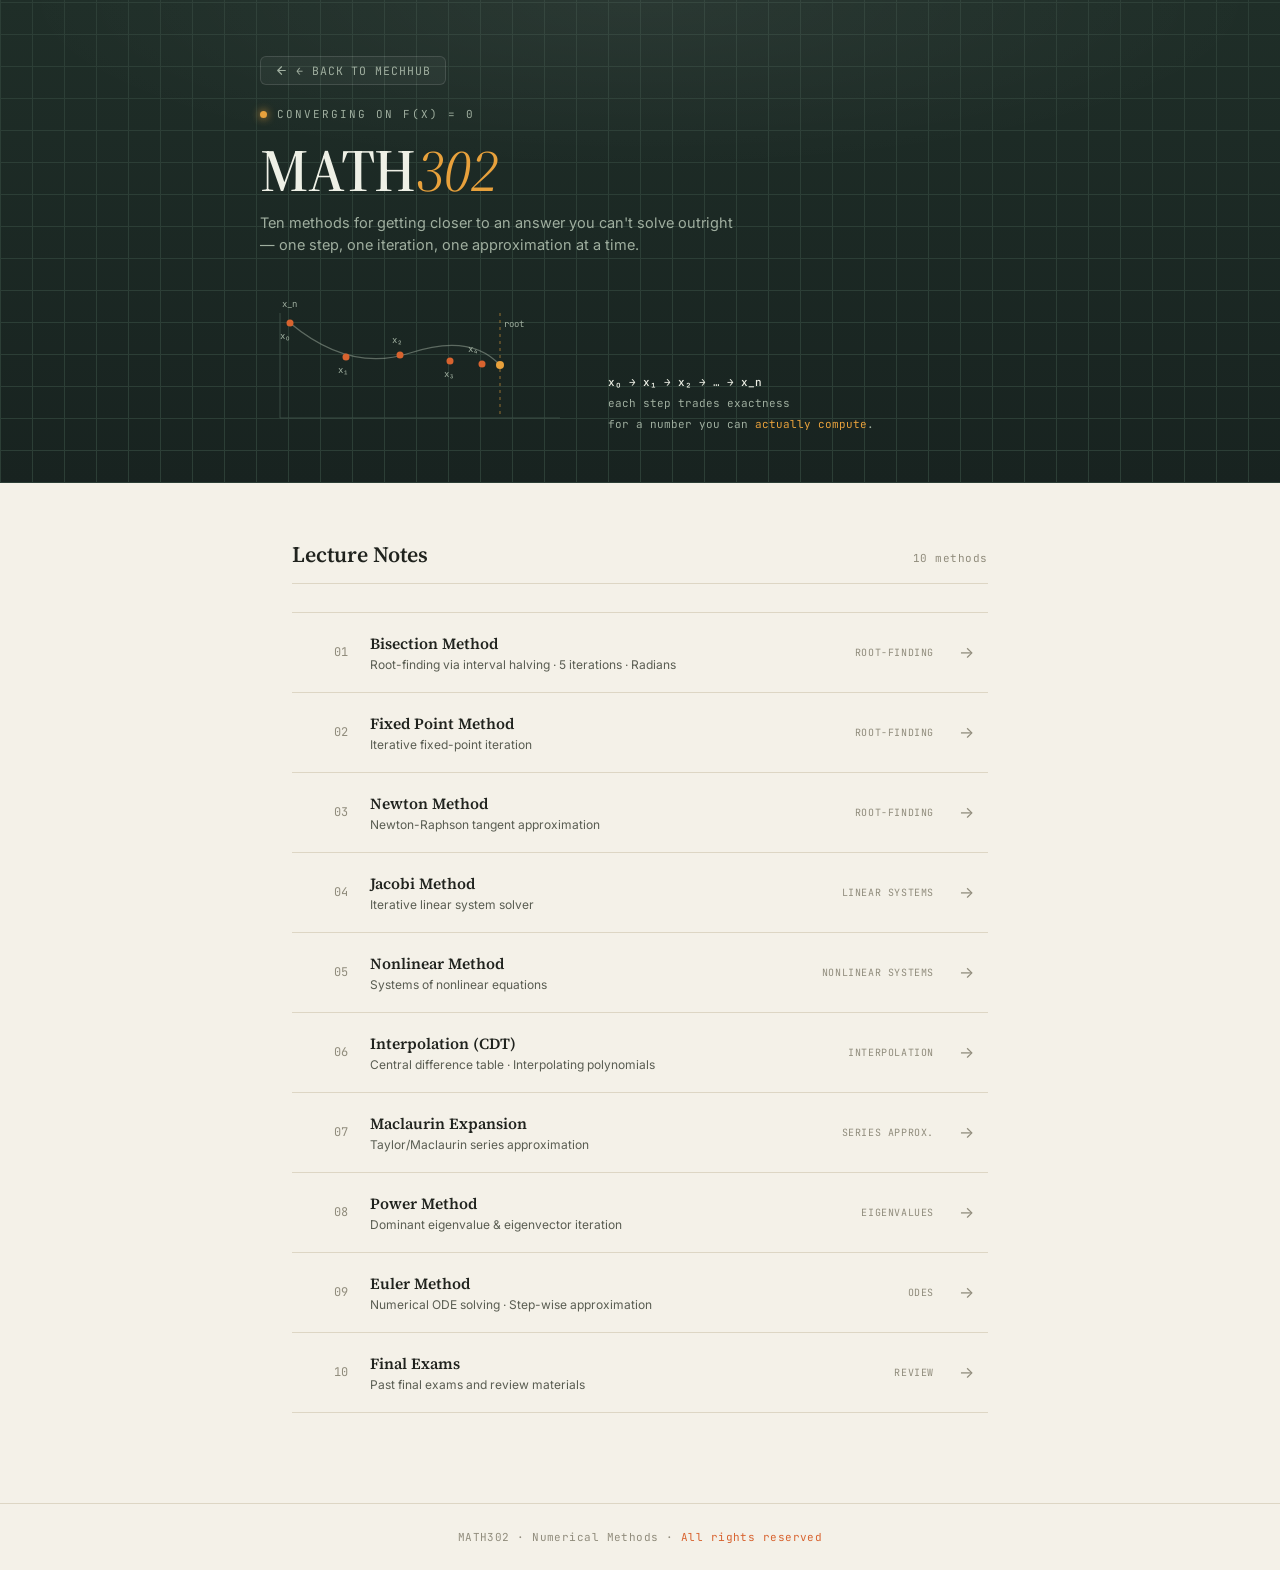
<file: index.html>
<!DOCTYPE html>
<html lang="en">
<head>
<meta charset="UTF-8" />
<meta name="viewport" content="width=device-width, initial-scale=1.0" />
<title>MATH302 — Numerical Methods</title>
<link href="https://fonts.googleapis.com/css2?family=Source+Serif+4:ital,opsz,wght@0,8..60,400;0,8..60,600;1,8..60,400&family=JetBrains+Mono:wght@400;500;600&family=Inter:wght@400;500;600&display=swap" rel="stylesheet" />
<style>
  *, *::before, *::after { box-sizing: border-box; margin: 0; padding: 0; }

  :root {
    --board:      #1f2e28;
    --board-deep: #182320;
    --grid:       #2c3e36;
    --chalk:      #eef0e6;
    --chalk-dim:  #9fae9f;
    --paper:      #f4f1e8;
    --paper-line: #ddd6c4;
    --ink:        #20231e;
    --ink-soft:   #5a5d52;
    --ink-dim:    #908c7c;
    --mark:       #d8632f;
    --mark-soft:  #f3e3d6;
    --true-val:   #e8a13c;
  }

  html { scroll-behavior: smooth; }

  body {
    font-family: 'Inter', sans-serif;
    background: var(--paper);
    color: var(--ink);
    min-height: 100vh;
  }

  /* ───────── Hero: the convergence board ───────── */
  .board {
    background:
      linear-gradient(var(--board) 0%, var(--board-deep) 100%);
    background-image:
      repeating-linear-gradient(0deg, var(--grid) 0 1px, transparent 1px 32px),
      repeating-linear-gradient(90deg, var(--grid) 0 1px, transparent 1px 32px),
      linear-gradient(var(--board) 0%, var(--board-deep) 100%);
    color: var(--chalk);
    padding: 56px 32px 40px;
    position: relative;
    overflow: hidden;
  }

  .board::after {
    content: '';
    position: absolute;
    inset: 0;
    background: radial-gradient(ellipse 70% 50% at 50% 0%, rgba(255,255,255,0.05), transparent 70%);
    pointer-events: none;
  }

  .board-inner {
    max-width: 760px;
    margin: 0 auto;
    position: relative;
    z-index: 1;
  }

  .eyebrow {
    font-family: 'JetBrains Mono', monospace;
    font-size: 11px;
    letter-spacing: 0.18em;
    text-transform: uppercase;
    color: var(--chalk-dim);
    display: flex;
    align-items: center;
    gap: 10px;
  }

  .eyebrow::before {
    content: '';
    width: 7px;
    height: 7px;
    border-radius: 50%;
    background: var(--true-val);
    box-shadow: 0 0 8px var(--true-val);
  }

  h1 {
    font-family: 'Source Serif 4', serif;
    font-weight: 600;
    font-size: clamp(40px, 7vw, 60px);
    line-height: 1.05;
    margin-top: 18px;
    letter-spacing: -0.01em;
  }

  h1 .num { color: var(--true-val); font-style: italic; font-weight: 400; }

  .subtitle {
    margin-top: 10px;
    font-size: 14.5px;
    color: var(--chalk-dim);
    max-width: 480px;
    line-height: 1.55;
  }

  /* ── Convergence plot (signature element) ── */
  .plot-wrap {
    margin-top: 36px;
    display: flex;
    align-items: flex-end;
    gap: 28px;
    flex-wrap: wrap;
  }

  .plot-svg { flex-shrink: 0; }

  .plot-caption {
    font-family: 'JetBrains Mono', monospace;
    font-size: 11px;
    color: var(--chalk-dim);
    line-height: 1.9;
    padding-bottom: 8px;
  }

  .plot-caption b { color: var(--chalk); font-weight: 500; }
  .plot-caption .tag-root { color: var(--true-val); }

  .axis-label { font-family: 'JetBrains Mono', monospace; font-size: 9px; fill: var(--chalk-dim); }
  .true-line { stroke: var(--true-val); stroke-width: 1; stroke-dasharray: 3 4; opacity: 0.6; }
  .approach-line { stroke: var(--chalk-dim); stroke-width: 1.3; fill: none; opacity: 0.5; }
  .iter-dot {
    fill: var(--mark);
    opacity: 0;
    animation: popIn 0.4s ease forwards;
  }
  .iter-dot.final { fill: var(--true-val); }
  .iter-label {
    font-family: 'JetBrains Mono', monospace;
    font-size: 9px;
    fill: var(--chalk-dim);
    opacity: 0;
    animation: popIn 0.4s ease forwards;
  }

  @keyframes popIn {
    from { opacity: 0; transform: translateY(4px) scale(0.6); }
    to   { opacity: 1; transform: translateY(0) scale(1); }
  }

  @media (prefers-reduced-motion: reduce) {
    .iter-dot, .iter-label, .lecture-row { animation: none !important; opacity: 1 !important; }
  }

  /* ───────── Main: the iteration table ───────── */
  main {
    max-width: 760px;
    margin: 0 auto;
    padding: 56px 32px 90px;
  }

  .section-head {
    display: flex;
    align-items: baseline;
    justify-content: space-between;
    margin-bottom: 28px;
    border-bottom: 1px solid var(--paper-line);
    padding-bottom: 14px;
  }

  .section-head h2 {
    font-family: 'Source Serif 4', serif;
    font-weight: 600;
    font-size: 22px;
    color: var(--ink);
  }

  .section-head .count {
    font-family: 'JetBrains Mono', monospace;
    font-size: 11px;
    color: var(--ink-dim);
    letter-spacing: 0.05em;
  }

  .lecture-table {
    display: flex;
    flex-direction: column;
  }

  .lecture-row {
    display: grid;
    grid-template-columns: 52px 1fr auto 28px;
    align-items: center;
    gap: 18px;
    padding: 20px 8px;
    border-bottom: 1px solid var(--paper-line);
    text-decoration: none;
    color: inherit;
    position: relative;
    transition: padding-left 0.18s ease, background 0.18s ease;
    opacity: 0;
    animation: rowIn 0.45s ease forwards;
  }

  .lecture-row:nth-child(1)  { animation-delay: 0.04s; }
  .lecture-row:nth-child(2)  { animation-delay: 0.09s; }
  .lecture-row:nth-child(3)  { animation-delay: 0.14s; }
  .lecture-row:nth-child(4)  { animation-delay: 0.19s; }
  .lecture-row:nth-child(5)  { animation-delay: 0.24s; }
  .lecture-row:nth-child(6)  { animation-delay: 0.29s; }
  .lecture-row:nth-child(7)  { animation-delay: 0.34s; }
  .lecture-row:nth-child(8)  { animation-delay: 0.39s; }
  .lecture-row:nth-child(9)  { animation-delay: 0.44s; }
  .lecture-row:nth-child(10) { animation-delay: 0.49s; }

  @keyframes rowIn {
    from { opacity: 0; transform: translateY(10px); }
    to   { opacity: 1; transform: translateY(0); }
  }

  .lecture-row:first-child { border-top: 1px solid var(--paper-line); }

  .lecture-row:hover {
    background: var(--mark-soft);
    padding-left: 16px;
  }

  .row-num {
    font-family: 'JetBrains Mono', monospace;
    font-size: 12px;
    color: var(--ink-dim);
    text-align: right;
    padding-right: 4px;
  }

  .lecture-row:hover .row-num { color: var(--mark); }

  .row-info { display: flex; flex-direction: column; gap: 3px; min-width: 0; }

  .row-title {
    font-size: 15.5px;
    font-weight: 600;
    color: var(--ink);
    font-family: 'Source Serif 4', serif;
  }

  .row-desc {
    font-size: 12px;
    color: var(--ink-soft);
    font-weight: 400;
  }

  .row-method {
    font-family: 'JetBrains Mono', monospace;
    font-size: 10px;
    letter-spacing: 0.06em;
    color: var(--ink-dim);
    text-transform: uppercase;
    text-align: right;
    white-space: nowrap;
  }

  .row-arrow {
    color: var(--ink-dim);
    font-size: 16px;
    text-align: center;
    transition: transform 0.18s ease, color 0.18s ease;
  }

  .lecture-row:hover .row-arrow {
    color: var(--mark);
    transform: translateX(3px);
  }

  @media (max-width: 600px) {
    .lecture-row { grid-template-columns: 36px 1fr 22px; }
    .row-method { display: none; }
    .plot-wrap { flex-direction: column; align-items: stretch; }
  }

  /* ───────── Footer ───────── */
  footer {
    border-top: 1px solid var(--paper-line);
    padding: 26px 32px;
    text-align: center;
  }

  footer p {
    font-family: 'JetBrains Mono', monospace;
    font-size: 11px;
    color: var(--ink-dim);
    letter-spacing: 0.04em;
  }

  footer .mark { color: var(--mark); }

  a:focus-visible, .lecture-row:focus-visible {
    outline: 2px solid var(--mark);
    outline-offset: 2px;
  }

  /* ───────── MechHub Return Link ───────── */
  .hub-nav {
    margin-bottom: 22px;
  }
  .hub-link {
    display: inline-flex;
    align-items: center;
    gap: 8px;
    font-family: 'JetBrains Mono', monospace;
    font-size: 11.5px;
    letter-spacing: 0.08em;
    text-transform: uppercase;
    text-decoration: none;
    color: var(--chalk-dim);
    background: rgba(255, 255, 255, 0.04);
    border: 1px solid rgba(255, 255, 255, 0.12);
    padding: 6px 14px;
    border-radius: 6px;
    transition: all 0.2s ease;
  }
  .hub-link:hover {
    color: var(--true-val);
    border-color: var(--true-val);
    background: rgba(232, 161, 60, 0.08);
    transform: translateY(-1px);
  }
  .hub-link svg {
    width: 13px;
    height: 13px;
    transition: transform 0.2s ease;
  }
  .hub-link:hover svg {
    transform: translateX(-3px);
  }
</style>
</head>
<body>

  <section class="board">
    <div class="board-inner">
      <div class="hub-nav">
        <a href="#" onclick="goBackToMechHub(event)" class="hub-link" title="Return to MechHub">
          <svg viewBox="0 0 24 24" fill="none" stroke="currentColor" stroke-width="2.2" stroke-linecap="round" stroke-linejoin="round" aria-hidden="true"><path d="M19 12H5M12 19l-7-7 7-7"/></svg>
          <span>← Back to MechHub</span>
        </a>
      </div>
      <div class="eyebrow">Converging on f(x) = 0</div>
      <h1>MATH<span class="num">302</span></h1>
      <p class="subtitle">Ten methods for getting closer to an answer you can't solve outright — one step, one iteration, one approximation at a time.</p>

      <div class="plot-wrap">
        <svg class="plot-svg" width="320" height="150" viewBox="0 0 320 150" aria-hidden="true">
          <line x1="20" y1="20" x2="20" y2="125" stroke="#3a4d44" stroke-width="1"/>
          <line x1="20" y1="125" x2="300" y2="125" stroke="#3a4d44" stroke-width="1"/>
          <text x="22" y="14" class="axis-label">x_n</text>
          <line x1="240" y1="20" x2="240" y2="125" class="true-line"/>
          <text x="244" y="34" class="axis-label tag-root" fill="#e8a13c">root</text>
          <path d="M 30 30 Q 90 80, 150 60 T 240 72" class="approach-line"/>
          <circle cx="30" cy="30" r="3.5" class="iter-dot" style="animation-delay:0.3s"/>
          <text x="20" y="46" class="iter-label" style="animation-delay:0.3s">x₀</text>
          <circle cx="86" cy="64" r="3.5" class="iter-dot" style="animation-delay:0.7s"/>
          <text x="78" y="80" class="iter-label" style="animation-delay:0.7s">x₁</text>
          <circle cx="140" cy="62" r="3.5" class="iter-dot" style="animation-delay:1.1s"/>
          <text x="132" y="50" class="iter-label" style="animation-delay:1.1s">x₂</text>
          <circle cx="190" cy="68" r="3.5" class="iter-dot" style="animation-delay:1.5s"/>
          <text x="184" y="84" class="iter-label" style="animation-delay:1.5s">x₃</text>
          <circle cx="222" cy="71" r="3.5" class="iter-dot" style="animation-delay:1.9s"/>
          <text x="208" y="59" class="iter-label" style="animation-delay:1.9s">x₄</text>
          <circle cx="240" cy="72" r="4" class="iter-dot final" style="animation-delay:2.3s"/>
        </svg>
        <p class="plot-caption">
          <b>x₀ → x₁ → x₂ → … → x_n</b><br/>
          each step trades exactness<br/>
          for a number you can <span class="tag-root">actually compute</span>.
        </p>
      </div>
    </div>
  </section>

  <main>
    <div class="section-head">
      <h2>Lecture Notes</h2>
      <span class="count">10 methods</span>
    </div>

    <nav class="lecture-table">

      <a href="Bisection_Method.html" class="lecture-row">
        <span class="row-num">01</span>
        <span class="row-info">
          <span class="row-title">Bisection Method</span>
          <span class="row-desc">Root-finding via interval halving · 5 iterations · Radians</span>
        </span>
        <span class="row-method">Root-finding</span>
        <span class="row-arrow">→</span>
      </a>

      <a href="fixed_point_method.html" class="lecture-row">
        <span class="row-num">02</span>
        <span class="row-info">
          <span class="row-title">Fixed Point Method</span>
          <span class="row-desc">Iterative fixed-point iteration</span>
        </span>
        <span class="row-method">Root-finding</span>
        <span class="row-arrow">→</span>
      </a>

      <a href="Newton_Raphson_Professional.html" class="lecture-row">
        <span class="row-num">03</span>
        <span class="row-info">
          <span class="row-title">Newton Method</span>
          <span class="row-desc">Newton-Raphson tangent approximation</span>
        </span>
        <span class="row-method">Root-finding</span>
        <span class="row-arrow">→</span>
      </a>

      <a href="math302_jacobi_.html" class="lecture-row">
        <span class="row-num">04</span>
        <span class="row-info">
          <span class="row-title">Jacobi Method</span>
          <span class="row-desc">Iterative linear system solver</span>
        </span>
        <span class="row-method">Linear systems</span>
        <span class="row-arrow">→</span>
      </a>

      <a href="math302_sec5_nonlinear_equations.html" class="lecture-row">
        <span class="row-num">05</span>
        <span class="row-info">
          <span class="row-title">Nonlinear Method</span>
          <span class="row-desc">Systems of nonlinear equations</span>
        </span>
        <span class="row-method">Nonlinear systems</span>
        <span class="row-arrow">→</span>
      </a>

      <a href="math302_interpolation 1.html" class="lecture-row">
        <span class="row-num">06</span>
        <span class="row-info">
          <span class="row-title">Interpolation (CDT)</span>
          <span class="row-desc">Central difference table · Interpolating polynomials</span>
        </span>
        <span class="row-method">Interpolation</span>
        <span class="row-arrow">→</span>
      </a>

      <a href="math302_maclaurin_expansion 2.html" class="lecture-row">
        <span class="row-num">07</span>
        <span class="row-info">
          <span class="row-title">Maclaurin Expansion</span>
          <span class="row-desc">Taylor/Maclaurin series approximation</span>
        </span>
        <span class="row-method">Series approx.</span>
        <span class="row-arrow">→</span>
      </a>

      <a href="math302_power_method 3.html" class="lecture-row">
        <span class="row-num">08</span>
        <span class="row-info">
          <span class="row-title">Power Method</span>
          <span class="row-desc">Dominant eigenvalue &amp; eigenvector iteration</span>
        </span>
        <span class="row-method">Eigenvalues</span>
        <span class="row-arrow">→</span>
      </a>

      <a href="math302_euler_method 4.html" class="lecture-row">
        <span class="row-num">09</span>
        <span class="row-info">
          <span class="row-title">Euler Method</span>
          <span class="row-desc">Numerical ODE solving · Step-wise approximation</span>
        </span>
        <span class="row-method">ODEs</span>
        <span class="row-arrow">→</span>
      </a>

      <a href="Math302_Final_Exams.html" class="lecture-row">
        <span class="row-num">10</span>
        <span class="row-info">
          <span class="row-title">Final Exams</span>
          <span class="row-desc">Past final exams and review materials</span>
        </span>
        <span class="row-method">Review</span>
        <span class="row-arrow">→</span>
      </a>

    </nav>
  </main>

  <footer>
    <p>MATH302 · Numerical Methods · <span class="mark">All rights reserved</span></p>
  </footer>


<script>
/* ── MechHub back-navigation helper ──────────────────────────────────────────
 * Called by every "Back to MechHub" link.
 * Strategy:
 *   1. If there is a prior history entry in this tab, go back (the user came
 *      from MechHub via same-tab navigation — no new entry is added).
 *   2. Otherwise navigate with location.replace() so MechHub replaces this
 *      page in history rather than stacking a new entry on top.
 * This prevents duplicate hub pages accumulating on mobile and in the PWA.
 */
function goBackToMechHub(e) {
  if (e) e.preventDefault();
  var HUB = "https://ahmedramadantajeldin-rgb.github.io/MechLibrary/";
  if (window.history.length > 1) {
    window.history.back();
  } else {
    window.location.replace(HUB);
  }
}
</script>
</body>
</html>
</file>
